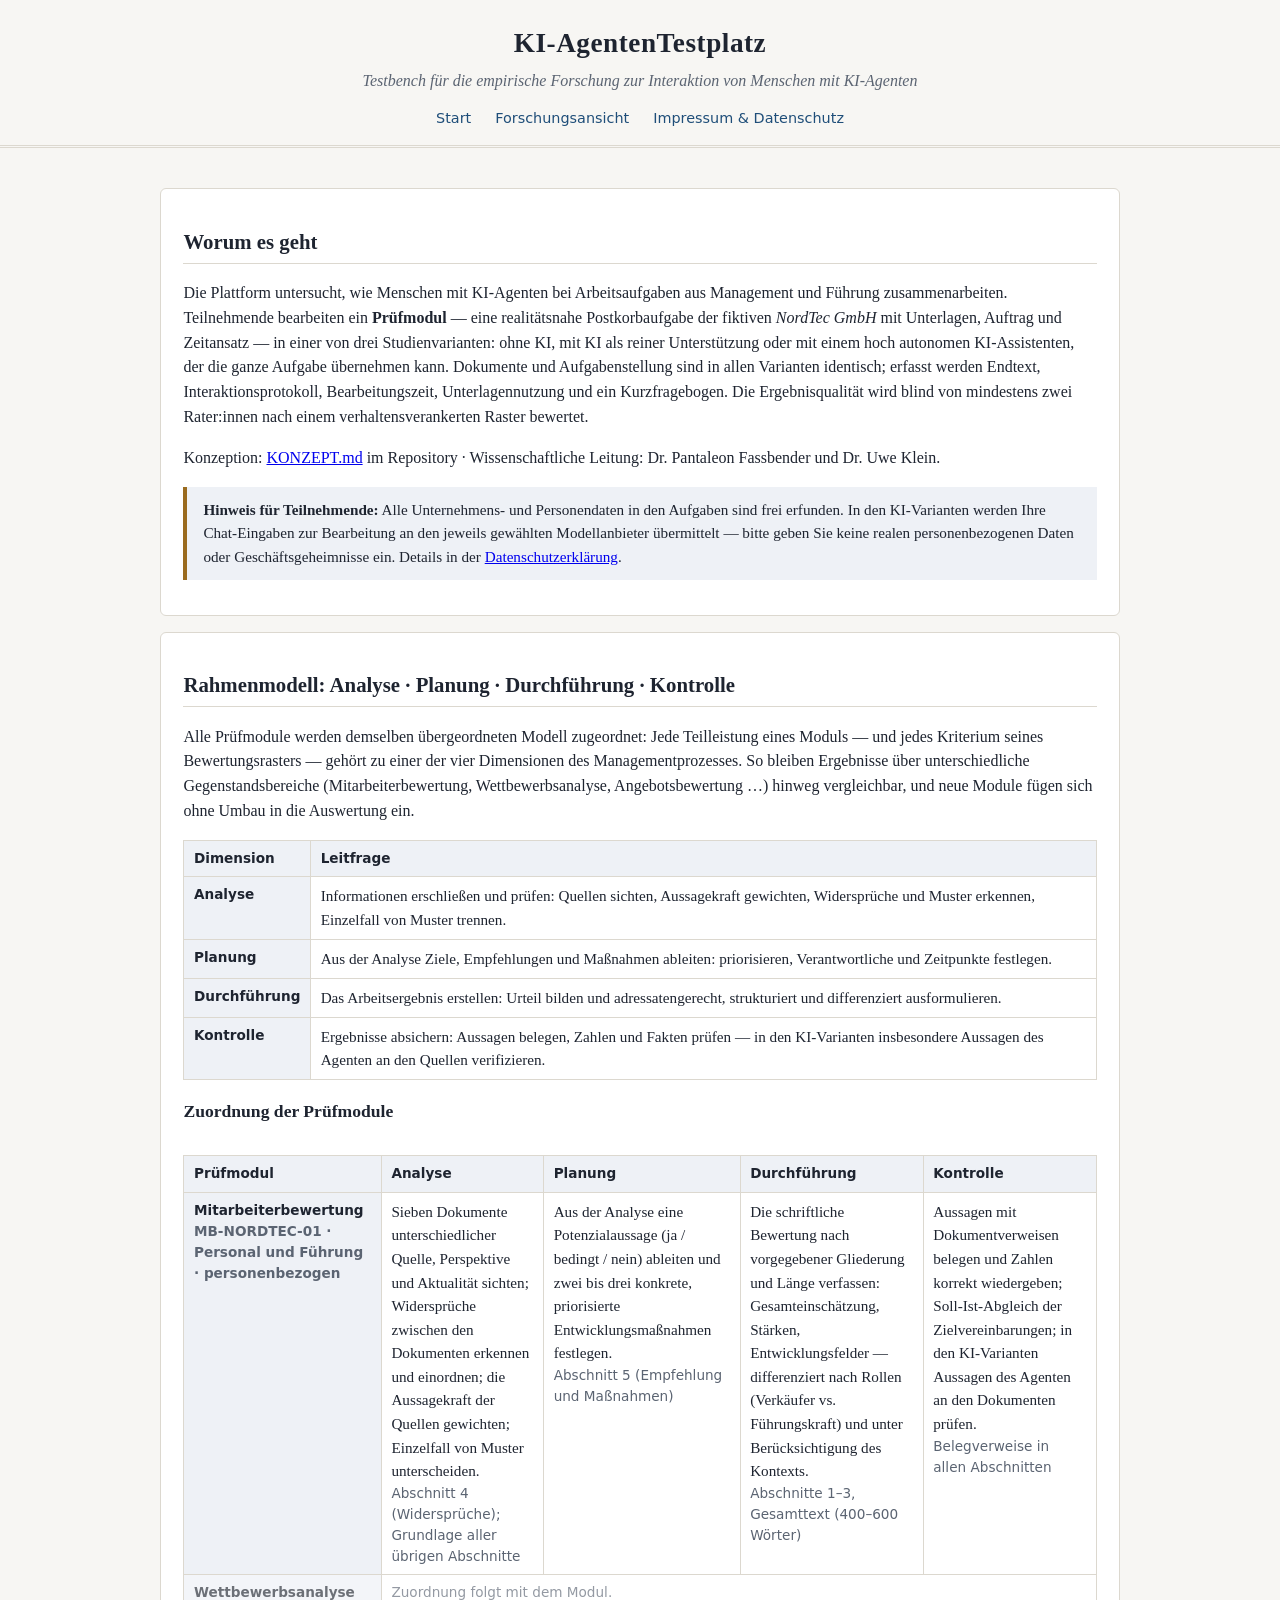
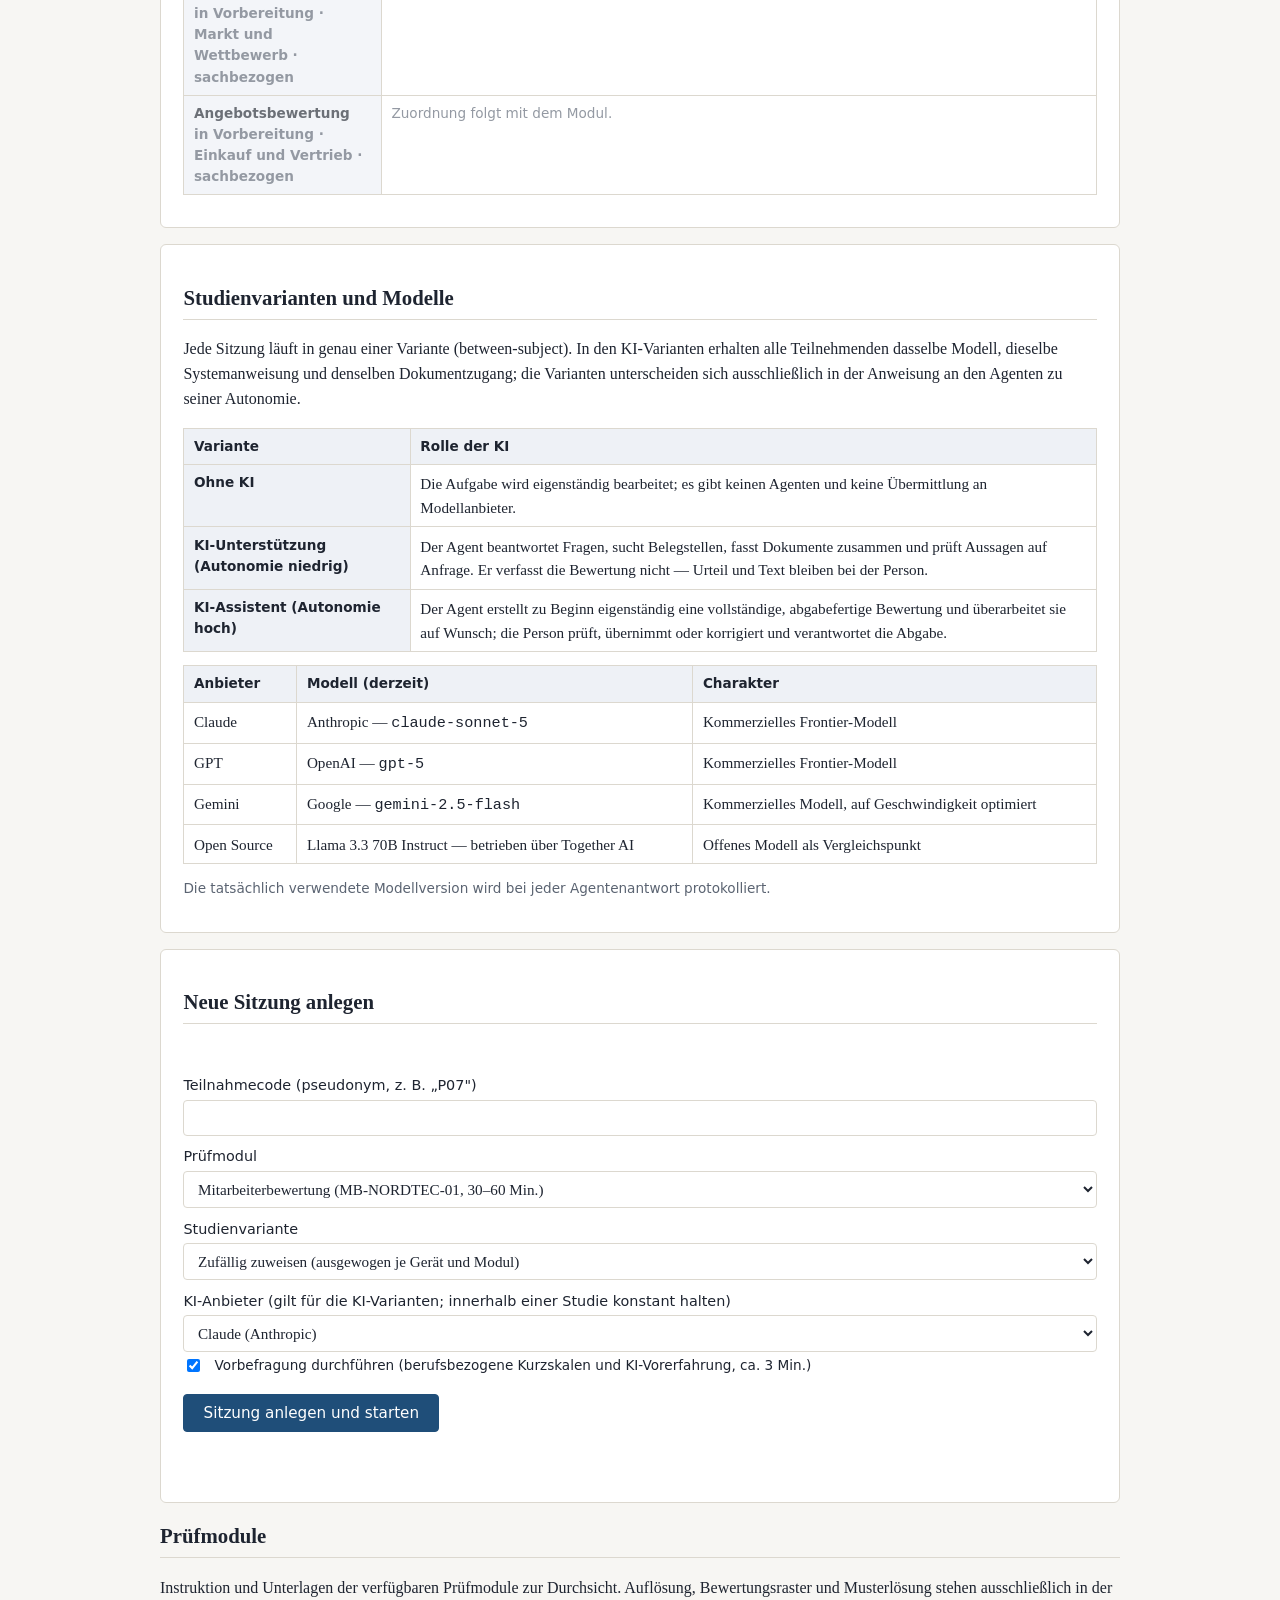
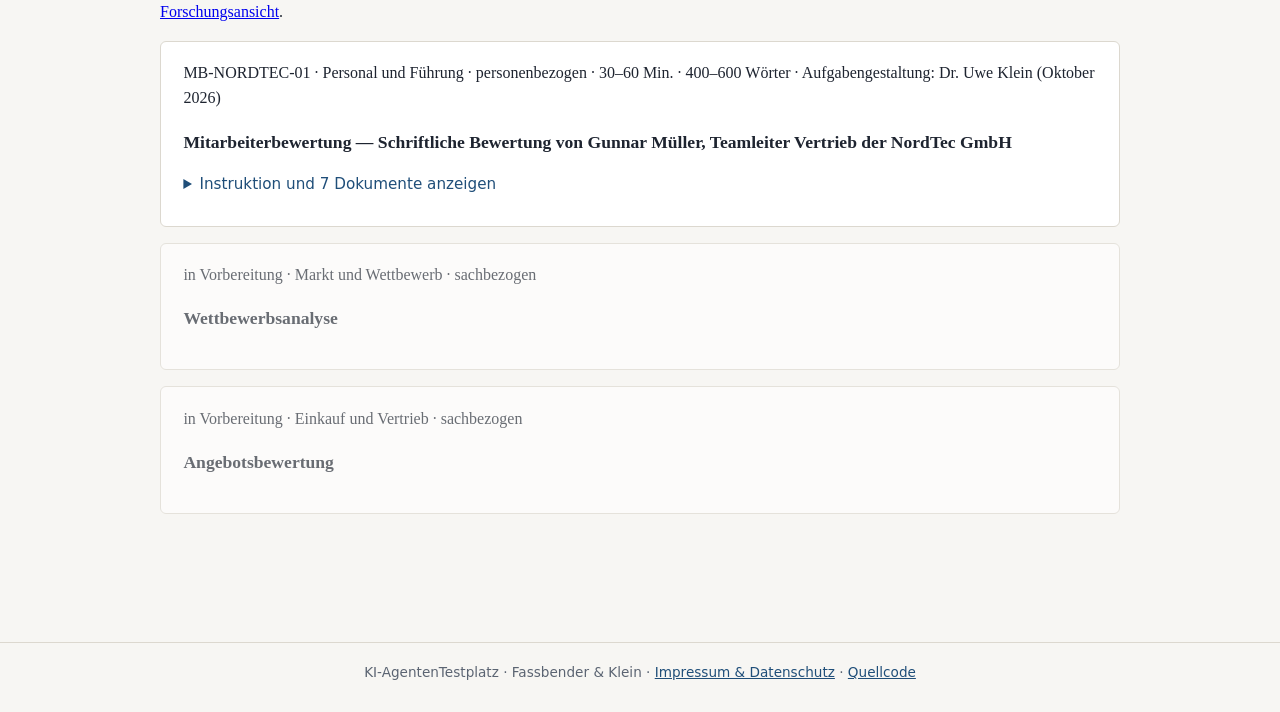
<file: index.html>
<!DOCTYPE html>
<html lang="de">
<head>
  <meta charset="utf-8">
  <meta name="viewport" content="width=device-width, initial-scale=1">
  <title>KI-AgentenTestplatz — Testbench zur Mensch-KI-Agenten-Interaktion</title>
  <meta name="description" content="Modulare Testbench für die empirische Forschung zur Zusammenarbeit von Menschen mit KI-Agenten (Claude, GPT, Gemini, Open Source).">
  <link rel="stylesheet" href="css/style.css">
</head>
<body>
  <header class="site">
    <h1>KI-AgentenTestplatz</h1>
    <div class="untertitel">Testbench für die empirische Forschung zur Interaktion von Menschen mit KI-Agenten</div>
    <nav class="haupt">
      <a href="index.html">Start</a>
      <a href="admin.html">Forschungsansicht</a>
      <a href="legal.html">Impressum &amp; Datenschutz</a>
    </nav>
  </header>

  <main>
    <section class="panel">
      <h2>Worum es geht</h2>
      <p>
        Die Plattform untersucht, wie Menschen mit KI-Agenten bei Arbeitsaufgaben aus
        Management und Führung zusammenarbeiten. Teilnehmende bearbeiten ein
        <strong>Prüfmodul</strong> — eine realitätsnahe Postkorbaufgabe der fiktiven
        <em>NordTec GmbH</em> mit Unterlagen, Auftrag und Zeitansatz — in einer von drei
        Studienvarianten: ohne KI, mit KI als reiner Unterstützung oder mit einem hoch autonomen
        KI-Assistenten, der die ganze Aufgabe übernehmen kann. Dokumente und Aufgabenstellung
        sind in allen Varianten identisch; erfasst werden Endtext, Interaktionsprotokoll,
        Bearbeitungszeit, Unterlagennutzung und ein Kurzfragebogen. Die Ergebnisqualität wird
        blind von mindestens zwei Rater:innen nach einem verhaltensverankerten Raster bewertet.
      </p>
      <p>
        Konzeption: <a href="KONZEPT.md">KONZEPT.md</a> im Repository ·
        Wissenschaftliche Leitung: Dr.&nbsp;Pantaleon&nbsp;Fassbender und Dr.&nbsp;Uwe&nbsp;Klein.
      </p>
      <div class="hinweis warnung">
        <strong>Hinweis für Teilnehmende:</strong> Alle Unternehmens- und Personendaten in
        den Aufgaben sind frei erfunden. In den KI-Varianten werden Ihre Chat-Eingaben zur
        Bearbeitung an den jeweils gewählten Modellanbieter übermittelt — bitte geben Sie keine
        realen personenbezogenen Daten oder Geschäftsgeheimnisse ein. Details in der
        <a href="legal.html">Datenschutzerklärung</a>.
      </div>
    </section>

    <section class="panel">
      <h2>Rahmenmodell: Analyse · Planung · Durchführung · Kontrolle</h2>
      <p>Alle Prüfmodule werden demselben übergeordneten Modell zugeordnet: Jede Teilleistung
        eines Moduls — und jedes Kriterium seines Bewertungsrasters — gehört zu einer der vier
        Dimensionen des Managementprozesses. So bleiben Ergebnisse über unterschiedliche
        Gegenstandsbereiche (Mitarbeiterbewertung, Wettbewerbsanalyse, Angebotsbewertung …)
        hinweg vergleichbar, und neue Module fügen sich ohne Umbau in die Auswertung ein.</p>
      <table id="dimTabelle">
        <thead><tr><th>Dimension</th><th>Leitfrage</th></tr></thead>
        <tbody></tbody>
      </table>
      <h3>Zuordnung der Prüfmodule</h3>
      <div class="tabelle-scroll">
        <table id="matrix"></table>
      </div>
    </section>

    <section class="panel">
      <h2>Studienvarianten und Modelle</h2>
      <p>Jede Sitzung läuft in genau einer Variante (between-subject). In den KI-Varianten
        erhalten alle Teilnehmenden dasselbe Modell, dieselbe Systemanweisung und denselben
        Dokumentzugang; die Varianten unterscheiden sich ausschließlich in der Anweisung an den
        Agenten zu seiner Autonomie.</p>
      <table id="variantenTabelle">
        <thead><tr><th>Variante</th><th>Rolle der KI</th></tr></thead>
        <tbody></tbody>
      </table>
      <table>
        <thead><tr><th>Anbieter</th><th>Modell (derzeit)</th><th>Charakter</th></tr></thead>
        <tbody>
          <tr><td>Claude</td><td>Anthropic — <code>claude-sonnet-5</code></td><td>Kommerzielles Frontier-Modell</td></tr>
          <tr><td>GPT</td><td>OpenAI — <code>gpt-5</code></td><td>Kommerzielles Frontier-Modell</td></tr>
          <tr><td>Gemini</td><td>Google — <code>gemini-2.5-flash</code></td><td>Kommerzielles Modell, auf Geschwindigkeit optimiert</td></tr>
          <tr><td>Open Source</td><td>Llama&nbsp;3.3&nbsp;70B Instruct — betrieben über Together&nbsp;AI</td><td>Offenes Modell als Vergleichspunkt</td></tr>
        </tbody>
      </table>
      <p class="status">Die tatsächlich verwendete Modellversion wird bei jeder Agentenantwort protokolliert.</p>
    </section>

    <section class="panel">
      <h2>Neue Sitzung anlegen</h2>
      <p class="status" id="speicherStatus"></p>
      <form id="setupForm">
        <label for="code">Teilnahmecode (pseudonym, z.&nbsp;B. „P07")</label>
        <input type="text" id="code" maxlength="24" autocomplete="off" required>

        <label for="modul">Prüfmodul</label>
        <select id="modul"></select>

        <label for="variante">Studienvariante</label>
        <select id="variante"></select>

        <label for="provider">KI-Anbieter (gilt für die KI-Varianten; innerhalb einer Studie konstant halten)</label>
        <select id="provider">
          <option value="anthropic">Claude (Anthropic)</option>
          <option value="openai">GPT (OpenAI)</option>
          <option value="gemini">Gemini (Google)</option>
          <option value="opensource">Open-Source-Modell (vom Betreiber konfigurierter Endpunkt)</option>
        </select>

        <label class="likert"><input type="checkbox" id="vorbefragung" checked>
          Vorbefragung durchführen (berufsbezogene Kurzskalen und KI-Vorerfahrung, ca. 3&nbsp;Min.)</label>

        <button type="submit">Sitzung anlegen und starten</button>
      </form>
      <p class="status" id="setupStatus"></p>
    </section>

    <section>
      <h2>Prüfmodule</h2>
      <p>Instruktion und Unterlagen der verfügbaren Prüfmodule zur Durchsicht. Auflösung,
        Bewertungsraster und Musterlösung stehen ausschließlich in der
        <a href="admin.html">Forschungsansicht</a>.</p>
      <div id="modulListe"></div>
    </section>
  </main>

  <footer class="site">
    KI-AgentenTestplatz · Fassbender &amp; Klein ·
    <a href="legal.html">Impressum &amp; Datenschutz</a> ·
    <a href="https://github.com/pantaleonfassbender-coder/KI-AgentenTestplatz">Quellcode</a>
  </footer>

  <script src="js/platform.js"></script>
  <script src="js/modules/mitarbeiterbewertung.js"></script>
  <script src="js/store.js"></script>
  <script src="js/session.js"></script>
  <script src="js/surveys.js"></script>
  <script src="js/index-page.js"></script>
</body>
</html>
</file>
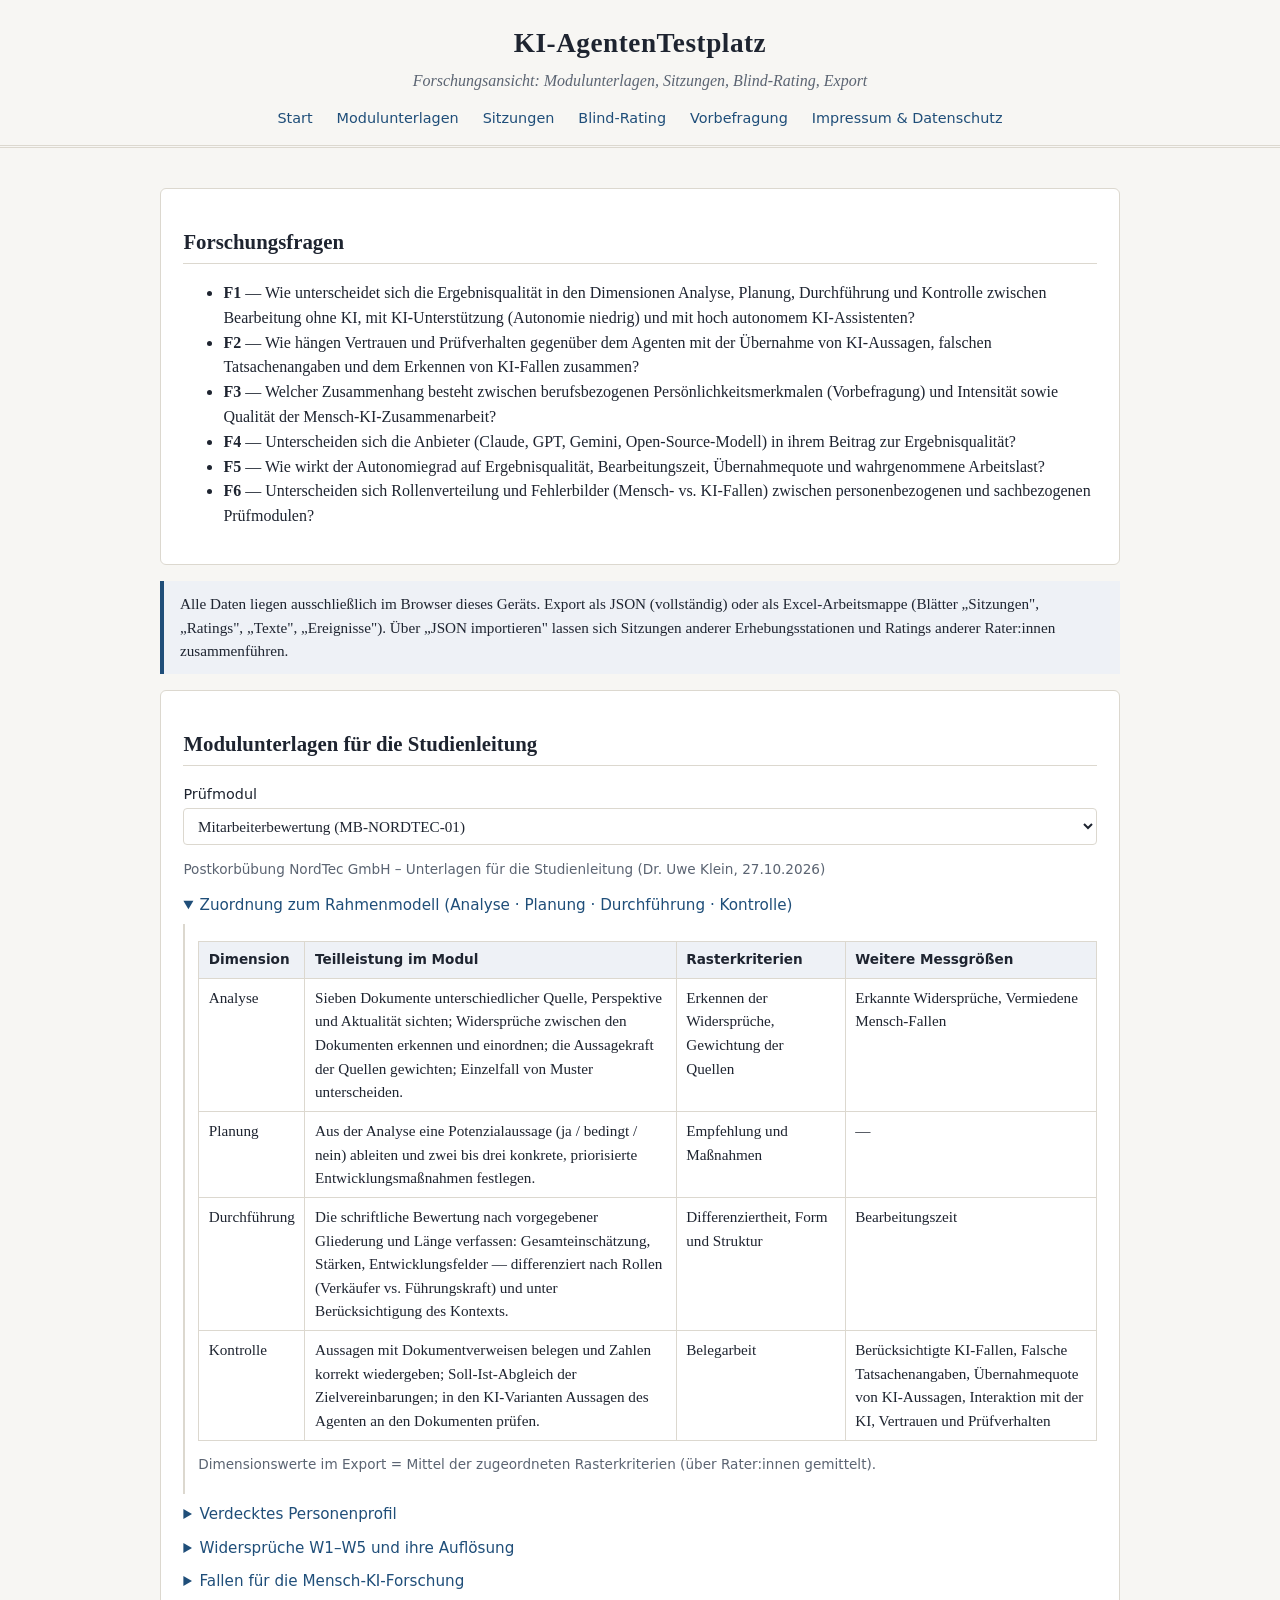
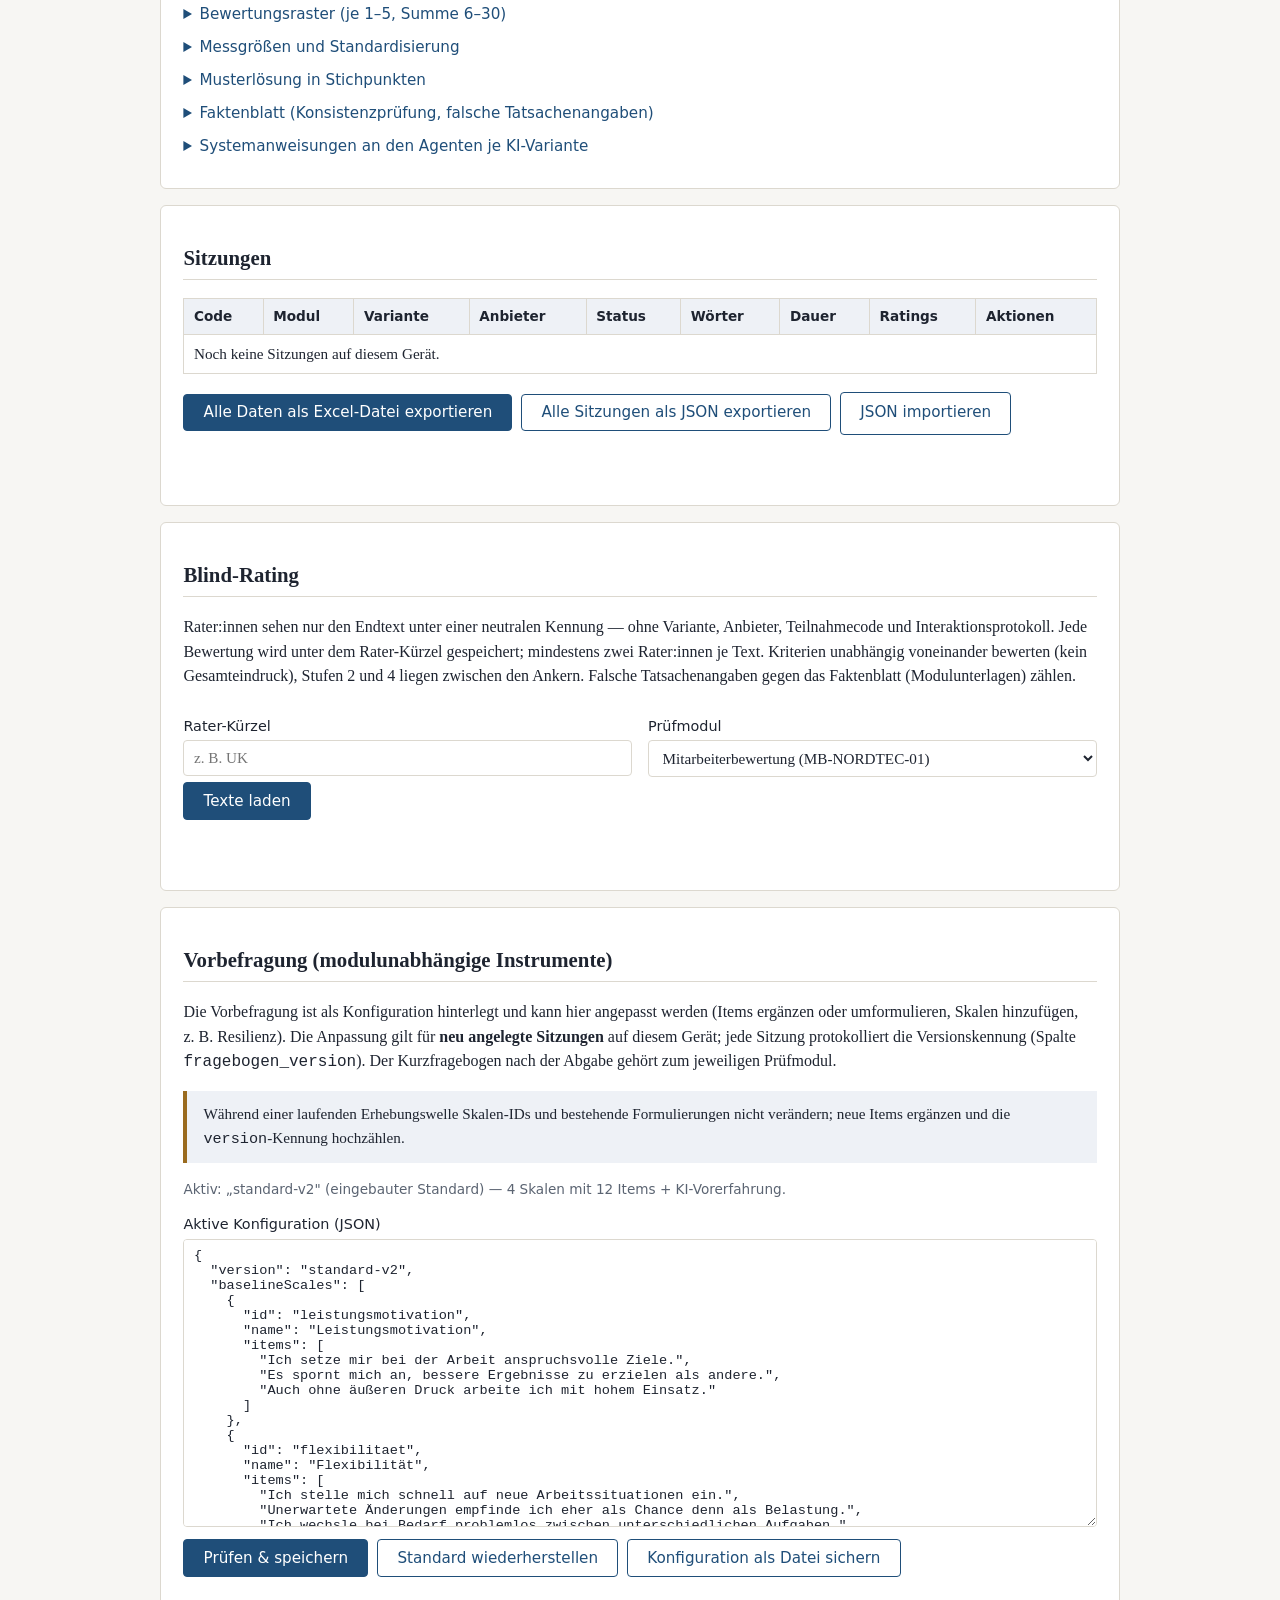
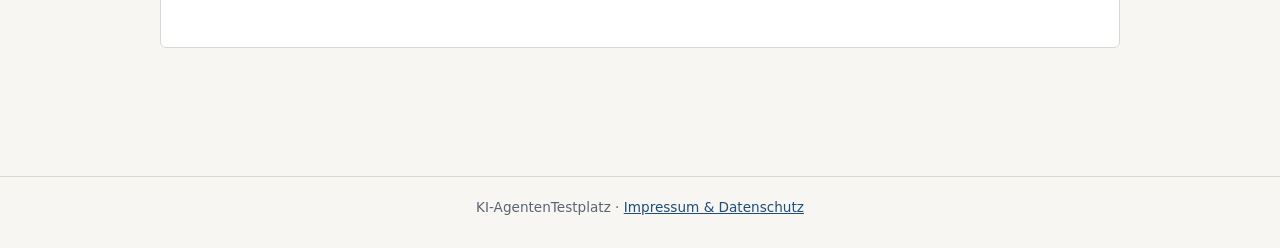
<file: admin.html>
<!DOCTYPE html>
<html lang="de">
<head>
  <meta charset="utf-8">
  <meta name="viewport" content="width=device-width, initial-scale=1">
  <title>Forschungsansicht — KI-AgentenTestplatz</title>
  <link rel="stylesheet" href="css/style.css">
</head>
<body>
  <header class="site">
    <h1>KI-AgentenTestplatz</h1>
    <div class="untertitel">Forschungsansicht: Modulunterlagen, Sitzungen, Blind-Rating, Export</div>
    <nav class="haupt">
      <a href="index.html">Start</a>
      <a href="#unterlagen">Modulunterlagen</a>
      <a href="#sitzungen">Sitzungen</a>
      <a href="#rating">Blind-Rating</a>
      <a href="#fragebogen">Vorbefragung</a>
      <a href="legal.html">Impressum &amp; Datenschutz</a>
    </nav>
  </header>

  <main>
    <section class="panel">
      <h2>Forschungsfragen</h2>
      <ul>
        <li><strong>F1</strong> — Wie unterscheidet sich die Ergebnisqualität in den Dimensionen
          Analyse, Planung, Durchführung und Kontrolle zwischen Bearbeitung ohne KI, mit
          KI-Unterstützung (Autonomie niedrig) und mit hoch autonomem KI-Assistenten?</li>
        <li><strong>F2</strong> — Wie hängen Vertrauen und Prüfverhalten gegenüber dem Agenten mit
          der Übernahme von KI-Aussagen, falschen Tatsachenangaben und dem Erkennen von
          KI-Fallen zusammen?</li>
        <li><strong>F3</strong> — Welcher Zusammenhang besteht zwischen berufsbezogenen
          Persönlichkeitsmerkmalen (Vorbefragung) und Intensität sowie Qualität der
          Mensch-KI-Zusammenarbeit?</li>
        <li><strong>F4</strong> — Unterscheiden sich die Anbieter (Claude, GPT, Gemini,
          Open-Source-Modell) in ihrem Beitrag zur Ergebnisqualität?</li>
        <li><strong>F5</strong> — Wie wirkt der Autonomiegrad auf Ergebnisqualität,
          Bearbeitungszeit, Übernahmequote und wahrgenommene Arbeitslast?</li>
        <li><strong>F6</strong> — Unterscheiden sich Rollenverteilung und Fehlerbilder (Mensch-
          vs. KI-Fallen) zwischen personenbezogenen und sachbezogenen Prüfmodulen?</li>
      </ul>
    </section>

    <div class="hinweis">
      Alle Daten liegen ausschließlich im Browser dieses Geräts. Export als JSON (vollständig)
      oder als Excel-Arbeitsmappe (Blätter „Sitzungen", „Ratings", „Texte", „Ereignisse").
      Über „JSON importieren" lassen sich Sitzungen anderer Erhebungsstationen und Ratings
      anderer Rater:innen zusammenführen.
    </div>

    <section class="panel" id="unterlagen">
      <h2>Modulunterlagen für die Studienleitung</h2>
      <label for="ulModul">Prüfmodul</label>
      <select id="ulModul"></select>
      <div id="ulInhalt"></div>
    </section>

    <section class="panel" id="sitzungen">
      <h2>Sitzungen</h2>
      <table id="sessionTabelle">
        <thead>
          <tr><th>Code</th><th>Modul</th><th>Variante</th><th>Anbieter</th><th>Status</th><th>Wörter</th><th>Dauer</th><th>Ratings</th><th>Aktionen</th></tr>
        </thead>
        <tbody></tbody>
      </table>
      <button id="btnExportAllXlsx">Alle Daten als Excel-Datei exportieren</button>
      <button id="btnExportAllJson" class="sekundaer">Alle Sitzungen als JSON exportieren</button>
      <label class="datei-knopf sekundaer">JSON importieren
        <input type="file" id="importDatei" accept="application/json,.json"></label>
      <button id="btnLegacy" class="sekundaer verborgen">Altdaten (Rundenfassung E1–E6) sichern</button>
      <p class="status" id="listStatus"></p>
    </section>

    <section id="detail" class="verborgen">
      <h2 id="detailTitel"></h2>
      <div id="detailInhalt"></div>
    </section>

    <section class="panel" id="rating">
      <h2>Blind-Rating</h2>
      <p>Rater:innen sehen nur den Endtext unter einer neutralen Kennung — ohne Variante,
        Anbieter, Teilnahmecode und Interaktionsprotokoll. Jede Bewertung wird unter dem
        Rater-Kürzel gespeichert; mindestens zwei Rater:innen je Text. Kriterien unabhängig
        voneinander bewerten (kein Gesamteindruck), Stufen 2 und 4 liegen zwischen den Ankern.
        Falsche Tatsachenangaben gegen das Faktenblatt (Modulunterlagen) zählen.</p>
      <div class="zeile">
        <div>
          <label for="raterKuerzel">Rater-Kürzel</label>
          <input type="text" id="raterKuerzel" maxlength="12" autocomplete="off" placeholder="z. B. UK">
        </div>
        <div>
          <label for="ratingModul">Prüfmodul</label>
          <select id="ratingModul"></select>
        </div>
      </div>
      <button id="btnRatingStart">Texte laden</button>
      <p class="status" id="ratingStatus"></p>
      <div id="ratingListe"></div>
      <div id="ratingForm"></div>
    </section>

    <section class="panel" id="fragebogen">
      <h2>Vorbefragung (modulunabhängige Instrumente)</h2>
      <p>Die Vorbefragung ist als Konfiguration hinterlegt und kann hier angepasst werden
        (Items ergänzen oder umformulieren, Skalen hinzufügen, z.&nbsp;B. Resilienz). Die
        Anpassung gilt für <strong>neu angelegte Sitzungen</strong> auf diesem Gerät; jede
        Sitzung protokolliert die Versionskennung (Spalte <code>fragebogen_version</code>).
        Der Kurzfragebogen nach der Abgabe gehört zum jeweiligen Prüfmodul.</p>
      <div class="hinweis warnung">
        Während einer laufenden Erhebungswelle Skalen-IDs und bestehende Formulierungen nicht
        verändern; neue Items ergänzen und die <code>version</code>-Kennung hochzählen.
      </div>
      <p class="status" id="surveysStatusZeile"></p>
      <label for="surveysEditor">Aktive Konfiguration (JSON)</label>
      <textarea id="surveysEditor" spellcheck="false"></textarea>
      <button id="btnSurveysSave">Prüfen &amp; speichern</button>
      <button id="btnSurveysReset" class="sekundaer">Standard wiederherstellen</button>
      <button id="btnSurveysExport" class="sekundaer">Konfiguration als Datei sichern</button>
      <p class="status" id="surveysStatus"></p>
    </section>
  </main>

  <footer class="site">
    KI-AgentenTestplatz · <a href="legal.html">Impressum &amp; Datenschutz</a>
  </footer>

  <script src="js/platform.js"></script>
  <script src="js/modules/mitarbeiterbewertung.js"></script>
  <script src="js/modules/mitarbeiterbewertung.studienleitung.js"></script>
  <script src="js/store.js"></script>
  <script src="js/session.js"></script>
  <script src="js/metrics.js"></script>
  <script src="js/surveys.js"></script>
  <script src="js/xlsx-export.js"></script>
  <script src="js/admin.js"></script>
</body>
</html>
</file>
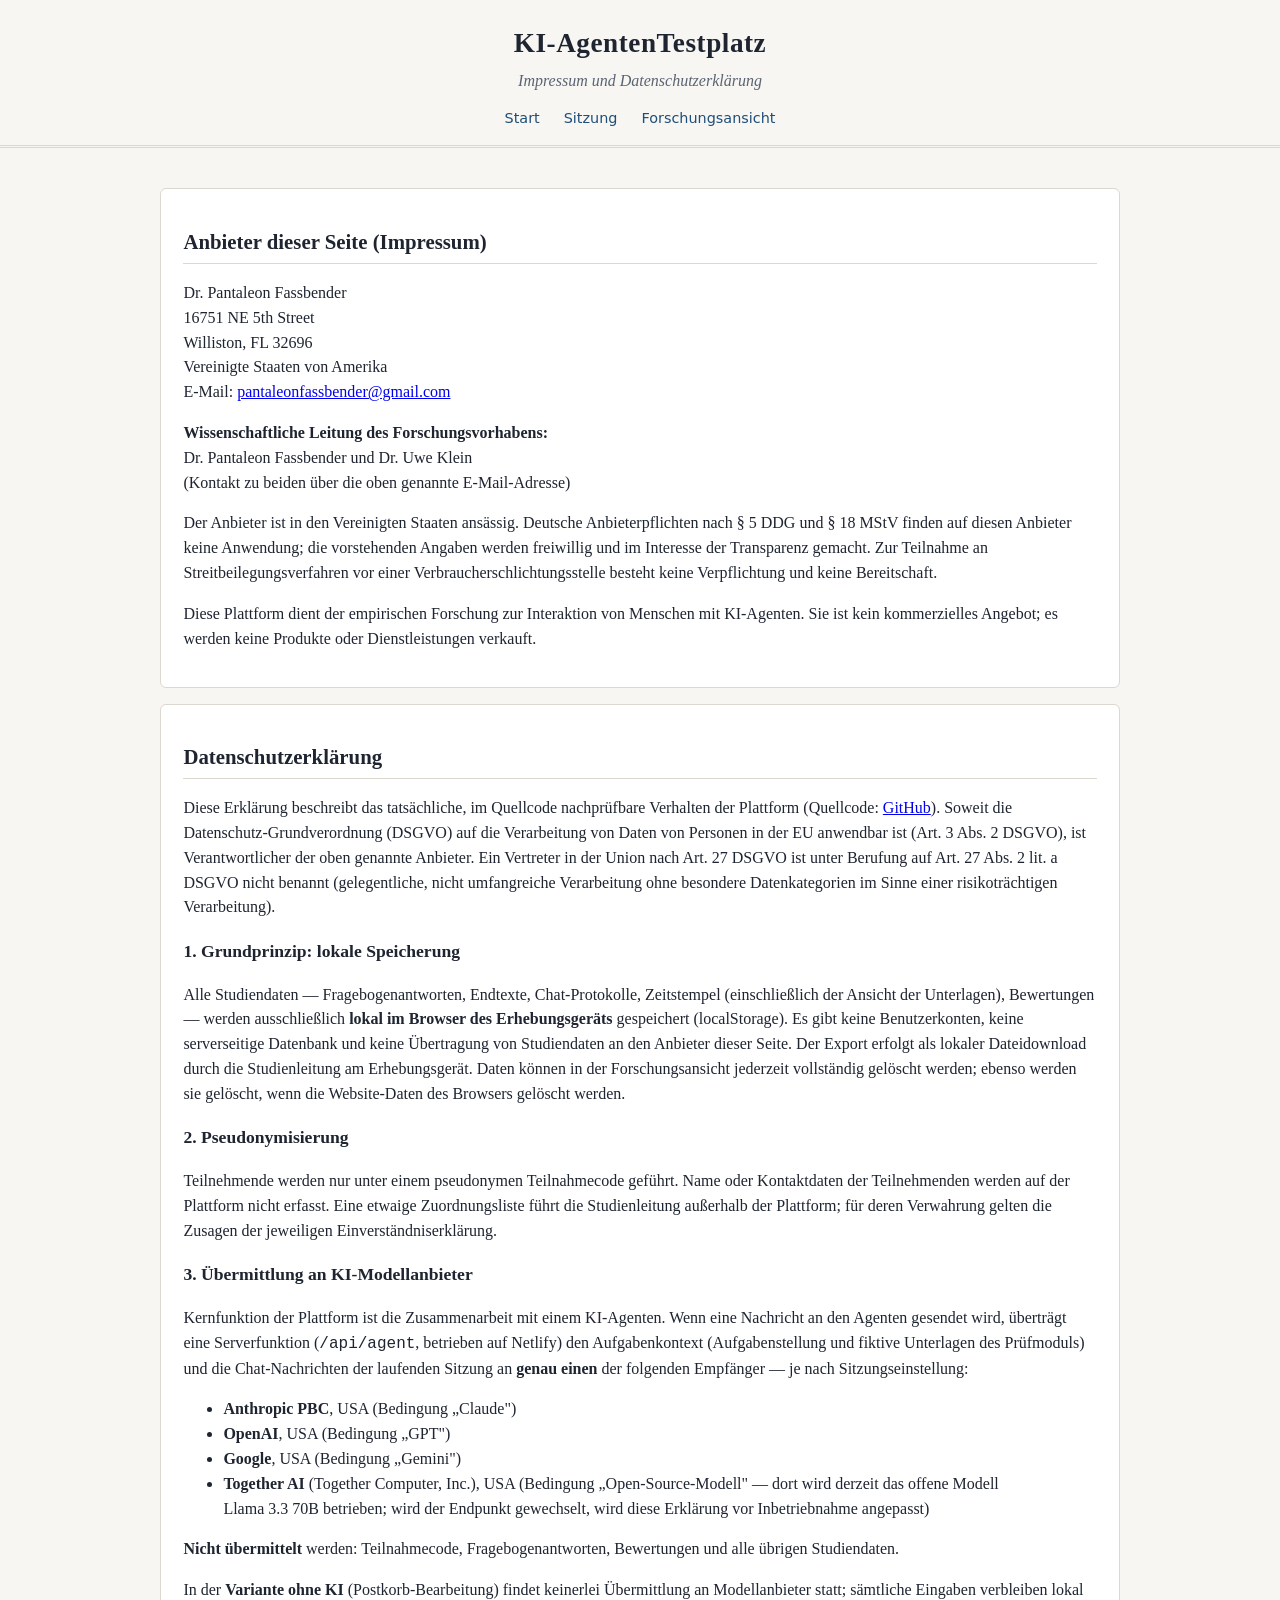
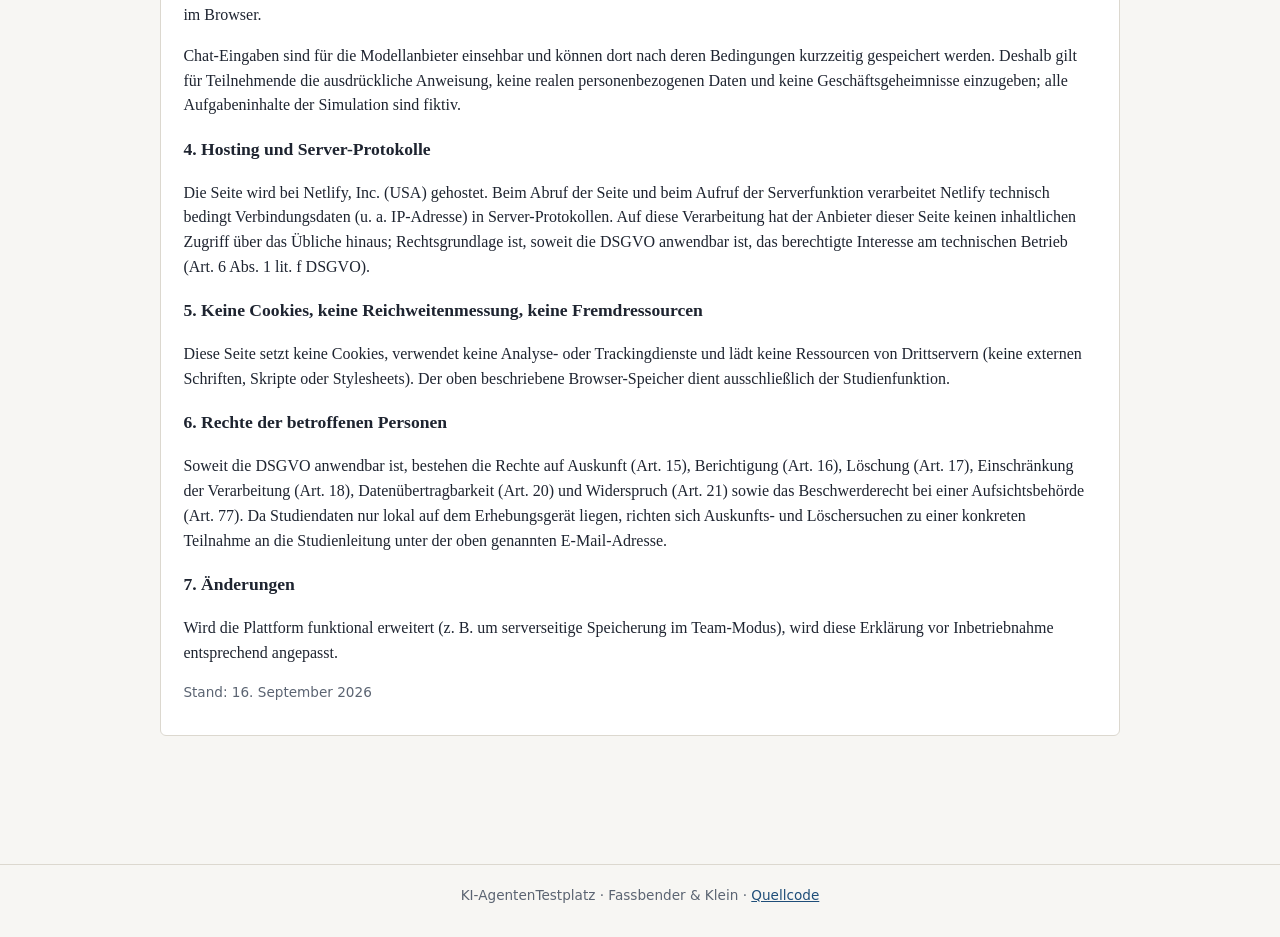
<file: legal.html>
<!DOCTYPE html>
<html lang="de">
<head>
  <meta charset="utf-8">
  <meta name="viewport" content="width=device-width, initial-scale=1">
  <title>Impressum &amp; Datenschutz — KI-AgentenTestplatz</title>
  <link rel="stylesheet" href="css/style.css">
</head>
<body>
  <header class="site">
    <h1>KI-AgentenTestplatz</h1>
    <div class="untertitel">Impressum und Datenschutzerklärung</div>
    <nav class="haupt">
      <a href="index.html">Start</a>
      <a href="study.html">Sitzung</a>
      <a href="admin.html">Forschungsansicht</a>
    </nav>
  </header>

  <main>
    <section class="panel">
      <h2>Anbieter dieser Seite (Impressum)</h2>
      <p>
        Dr. Pantaleon Fassbender<br>
        16751 NE 5th Street<br>
        Williston, FL 32696<br>
        Vereinigte Staaten von Amerika<br>
        E-Mail: <a href="mailto:pantaleonfassbender@gmail.com">pantaleonfassbender@gmail.com</a>
      </p>
      <p>
        <strong>Wissenschaftliche Leitung des Forschungsvorhabens:</strong><br>
        Dr. Pantaleon Fassbender und Dr. Uwe Klein<br>
        (Kontakt zu beiden über die oben genannte E-Mail-Adresse)
      </p>
      <p>
        Der Anbieter ist in den Vereinigten Staaten ansässig. Deutsche Anbieterpflichten
        nach § 5 DDG und § 18 MStV finden auf diesen Anbieter keine Anwendung; die
        vorstehenden Angaben werden freiwillig und im Interesse der Transparenz gemacht.
        Zur Teilnahme an Streitbeilegungsverfahren vor einer
        Verbraucherschlichtungsstelle besteht keine Verpflichtung und keine Bereitschaft.
      </p>
      <p>
        Diese Plattform dient der empirischen Forschung zur Interaktion von Menschen mit
        KI-Agenten. Sie ist kein kommerzielles Angebot; es werden keine Produkte oder
        Dienstleistungen verkauft.
      </p>
    </section>

    <section class="panel">
      <h2>Datenschutzerklärung</h2>
      <p>
        Diese Erklärung beschreibt das tatsächliche, im Quellcode nachprüfbare Verhalten
        der Plattform (Quellcode:
        <a href="https://github.com/pantaleonfassbender-coder/KI-AgentenTestplatz">GitHub</a>).
        Soweit die Datenschutz-Grundverordnung (DSGVO) auf die Verarbeitung von Daten von
        Personen in der EU anwendbar ist (Art.&nbsp;3 Abs.&nbsp;2 DSGVO), ist Verantwortlicher
        der oben genannte Anbieter. Ein Vertreter in der Union nach Art.&nbsp;27 DSGVO ist
        unter Berufung auf Art.&nbsp;27 Abs.&nbsp;2 lit.&nbsp;a DSGVO nicht benannt
        (gelegentliche, nicht umfangreiche Verarbeitung ohne besondere Datenkategorien im
        Sinne einer risikoträchtigen Verarbeitung).
      </p>

      <h3>1. Grundprinzip: lokale Speicherung</h3>
      <p>
        Alle Studiendaten — Fragebogenantworten, Endtexte, Chat-Protokolle,
        Zeitstempel (einschließlich der Ansicht der Unterlagen), Bewertungen — werden ausschließlich <strong>lokal im Browser des
        Erhebungsgeräts</strong> gespeichert (localStorage). Es gibt keine Benutzerkonten,
        keine serverseitige Datenbank und keine Übertragung von Studiendaten an den
        Anbieter dieser Seite. Der Export erfolgt als lokaler Dateidownload durch die
        Studienleitung am Erhebungsgerät. Daten können in der Forschungsansicht jederzeit
        vollständig gelöscht werden; ebenso werden sie gelöscht, wenn die Website-Daten
        des Browsers gelöscht werden.
      </p>

      <h3>2. Pseudonymisierung</h3>
      <p>
        Teilnehmende werden nur unter einem pseudonymen Teilnahmecode geführt. Name oder
        Kontaktdaten der Teilnehmenden werden auf der Plattform nicht erfasst. Eine
        etwaige Zuordnungsliste führt die Studienleitung außerhalb der Plattform; für
        deren Verwahrung gelten die Zusagen der jeweiligen Einverständniserklärung.
      </p>

      <h3>3. Übermittlung an KI-Modellanbieter</h3>
      <p>
        Kernfunktion der Plattform ist die Zusammenarbeit mit einem KI-Agenten. Wenn eine
        Nachricht an den Agenten gesendet wird, überträgt eine Serverfunktion
        (<code>/api/agent</code>, betrieben auf Netlify) den Aufgabenkontext (Aufgabenstellung
        und fiktive Unterlagen des Prüfmoduls) und die Chat-Nachrichten der laufenden
        Sitzung an <strong>genau einen</strong> der folgenden
        Empfänger — je nach Sitzungseinstellung:
      </p>
      <ul>
        <li><strong>Anthropic PBC</strong>, USA (Bedingung „Claude")</li>
        <li><strong>OpenAI</strong>, USA (Bedingung „GPT")</li>
        <li><strong>Google</strong>, USA (Bedingung „Gemini")</li>
        <li><strong>Together AI</strong> (Together Computer, Inc.), USA (Bedingung
          „Open-Source-Modell" — dort wird derzeit das offene Modell Llama&nbsp;3.3&nbsp;70B
          betrieben; wird der Endpunkt gewechselt, wird diese Erklärung vor Inbetriebnahme
          angepasst)</li>
      </ul>
      <p>
        <strong>Nicht übermittelt</strong> werden: Teilnahmecode, Fragebogenantworten,
        Bewertungen und alle übrigen Studiendaten.
      </p>
      <p>
        In der <strong>Variante ohne KI</strong> (Postkorb-Bearbeitung) findet
        keinerlei Übermittlung an Modellanbieter statt; sämtliche Eingaben verbleiben
        lokal im Browser.
      </p>
      <p>
        Chat-Eingaben sind für die Modellanbieter einsehbar und können dort nach deren
        Bedingungen kurzzeitig gespeichert werden. Deshalb gilt für Teilnehmende die
        ausdrückliche Anweisung, keine realen personenbezogenen Daten und keine
        Geschäftsgeheimnisse einzugeben; alle Aufgabeninhalte der Simulation sind fiktiv.
      </p>

      <h3>4. Hosting und Server-Protokolle</h3>
      <p>
        Die Seite wird bei Netlify, Inc. (USA) gehostet. Beim Abruf der Seite und beim
        Aufruf der Serverfunktion verarbeitet Netlify technisch bedingt Verbindungsdaten
        (u.&nbsp;a. IP-Adresse) in Server-Protokollen. Auf diese Verarbeitung hat der
        Anbieter dieser Seite keinen inhaltlichen Zugriff über das Übliche hinaus;
        Rechtsgrundlage ist, soweit die DSGVO anwendbar ist, das berechtigte Interesse am
        technischen Betrieb (Art.&nbsp;6 Abs.&nbsp;1 lit.&nbsp;f DSGVO).
      </p>

      <h3>5. Keine Cookies, keine Reichweitenmessung, keine Fremdressourcen</h3>
      <p>
        Diese Seite setzt keine Cookies, verwendet keine Analyse- oder Trackingdienste
        und lädt keine Ressourcen von Drittservern (keine externen Schriften, Skripte
        oder Stylesheets). Der oben beschriebene Browser-Speicher dient ausschließlich
        der Studienfunktion.
      </p>

      <h3>6. Rechte der betroffenen Personen</h3>
      <p>
        Soweit die DSGVO anwendbar ist, bestehen die Rechte auf Auskunft (Art.&nbsp;15),
        Berichtigung (Art.&nbsp;16), Löschung (Art.&nbsp;17), Einschränkung der
        Verarbeitung (Art.&nbsp;18), Datenübertragbarkeit (Art.&nbsp;20) und Widerspruch
        (Art.&nbsp;21) sowie das Beschwerderecht bei einer Aufsichtsbehörde
        (Art.&nbsp;77). Da Studiendaten nur lokal auf dem Erhebungsgerät liegen, richten
        sich Auskunfts- und Löschersuchen zu einer konkreten Teilnahme an die
        Studienleitung unter der oben genannten E-Mail-Adresse.
      </p>

      <h3>7. Änderungen</h3>
      <p>
        Wird die Plattform funktional erweitert (z.&nbsp;B. um serverseitige Speicherung im
        Team-Modus), wird diese Erklärung vor Inbetriebnahme entsprechend angepasst.
      </p>

      <p class="status">Stand: 16. September 2026</p>
    </section>
  </main>

  <footer class="site">
    KI-AgentenTestplatz · Fassbender &amp; Klein ·
    <a href="https://github.com/pantaleonfassbender-coder/KI-AgentenTestplatz">Quellcode</a>
  </footer>
</body>
</html>
</file>
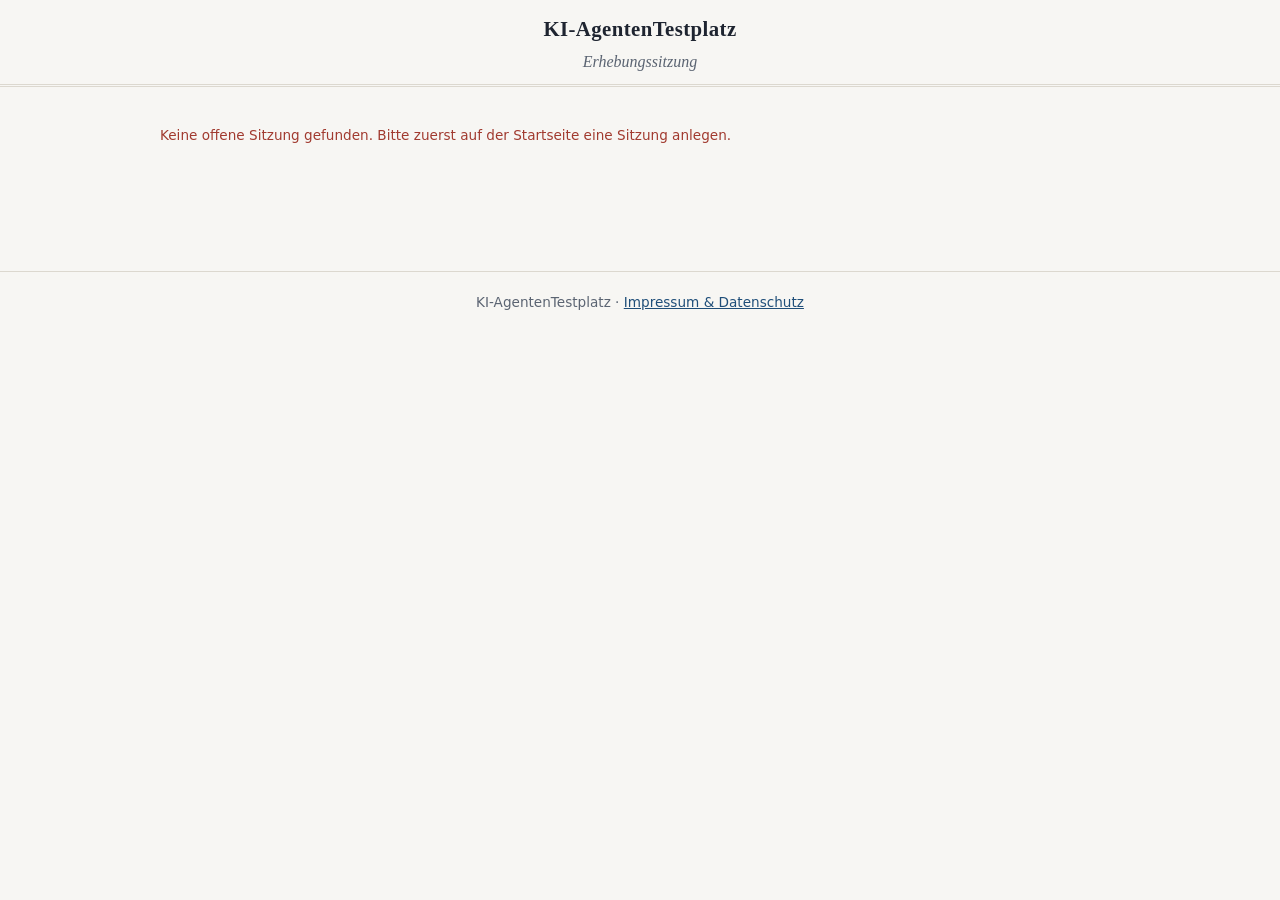
<file: study.html>
<!DOCTYPE html>
<html lang="de">
<head>
  <meta charset="utf-8">
  <meta name="viewport" content="width=device-width, initial-scale=1">
  <title>Sitzung — KI-AgentenTestplatz</title>
  <link rel="stylesheet" href="css/style.css">
</head>
<body>
  <header class="site kompakt">
    <h1>KI-AgentenTestplatz</h1>
    <div class="untertitel">Erhebungssitzung</div>
  </header>

  <main>
    <p class="status fehler" id="globalFehler"></p>

    <!-- Einverständnis -->
    <section id="viewConsent" class="panel verborgen">
      <h2>Teilnahmeinformation und Einverständnis</h2>
      <ul>
        <li>Sie bearbeiten eine Arbeitsaufgabe in einer <strong>fiktiven</strong> Organisation.
          Sämtliche Unternehmens- und Personendaten in den Unterlagen sind frei erfunden.</li>
        <li>Erfasst werden Ihre Texteingaben, gegebenenfalls Ihre Nachrichten an den KI-Assistenten
          und dessen Antworten, Zeitstempel (einschließlich der Ansicht der Unterlagen) sowie Ihre
          Fragebogenantworten. Die Daten werden unter einem pseudonymen Teilnahmecode
          <strong>ausschließlich lokal auf diesem Gerät</strong> gespeichert.</li>
        <li id="consentTransfer">Ihre Nachrichten an den KI-Assistenten werden zur Verarbeitung an
          den Modellanbieter dieser Sitzung übermittelt. Geben Sie daher keine realen
          personenbezogenen Daten und keine Geschäftsgeheimnisse ein.</li>
        <li>Die Teilnahme ist freiwillig; Sie können jederzeit ohne Angabe von Gründen abbrechen.</li>
      </ul>
      <label class="likert"><input type="checkbox" id="consentCheck">
        Ich habe die Informationen gelesen und bin mit der Teilnahme einverstanden.</label>
      <button id="btnConsent" disabled>Weiter</button>
    </section>

    <!-- Vorbefragung -->
    <section id="viewBaseline" class="panel verborgen">
      <h2>Vorbefragung</h2>
      <p>Bitte geben Sie an, wie sehr die folgenden Aussagen auf Sie zutreffen
        (1&nbsp;=&nbsp;trifft gar nicht zu, 7&nbsp;=&nbsp;trifft voll zu).</p>
      <form id="baselineForm"></form>
      <button id="btnBaseline">Vorbefragung abschließen</button>
      <p class="status" id="baselineStatus"></p>
    </section>

    <!-- Instruktion vor dem Start -->
    <section id="viewInstruktion" class="panel verborgen">
      <h2 id="instrTitel"></h2>
      <div id="instrInhalt"></div>
      <div class="hinweis" id="instrVariante"></div>
      <div class="hinweis warnung" id="instrZeit"></div>
      <button id="btnStart">Bearbeitung starten</button>
    </section>

    <!-- Bearbeitung -->
    <section id="viewArbeit" class="verborgen">
      <div class="arbeit-kopf">
        <div><strong id="arbeitTitel"></strong> <span class="status" id="arbeitMeta"></span></div>
        <div class="uhr" id="uhr" aria-live="polite"></div>
      </div>
      <div class="hinweis warnung verborgen" id="zeitHinweis">Die vorgesehene Bearbeitungszeit ist
        abgelaufen. Bitte schließen Sie Ihre Bewertung jetzt ab und geben Sie sie ab.</div>
      <div class="arbeit-raster">
        <div class="unterlagen panel">
          <div class="tabs" id="dokTabs" role="tablist"></div>
          <div class="dok-ansicht" id="dokAnsicht"></div>
        </div>
        <div class="werkbank">
          <div class="panel" id="chatPanel">
            <h3>KI-Assistent</h3>
            <div class="chatlog" id="chatlog"></div>
            <div class="chat-steuer">
              <textarea id="chatEingabe" placeholder="Nachricht an den KI-Assistenten … (Strg+Enter sendet)"></textarea>
              <button id="btnSenden">Senden</button>
            </div>
            <p class="status" id="chatStatus"></p>
          </div>
          <div class="panel">
            <h3 id="ergebnisLabel"></h3>
            <p class="status" id="ergebnisHinweis"></p>
            <textarea id="endtext" class="endtext"></textarea>
            <div class="wortzahl" id="wortzahl"></div>
            <button id="btnAbgeben">Endgültig abgeben</button>
            <p class="status" id="abgabeStatus"></p>
          </div>
        </div>
      </div>
    </section>

    <!-- Kurzfragebogen -->
    <section id="viewKurzbogen" class="panel verborgen">
      <h2>Kurzfragebogen</h2>
      <p id="kurzbogenSkala"></p>
      <form id="kurzbogenForm"></form>
      <button id="btnKurzbogen">Sitzung abschließen</button>
      <p class="status" id="kurzbogenStatus"></p>
    </section>

    <!-- Ende -->
    <section id="viewDone" class="panel verborgen">
      <h2>Vielen Dank!</h2>
      <p>Die Sitzung ist abgeschlossen. Ihre Angaben liegen lokal auf diesem Gerät und werden
        von der Studienleitung ausgewertet. Bitte geben Sie das Gerät an die Studienleitung zurück.</p>
    </section>
  </main>

  <footer class="site">
    KI-AgentenTestplatz · <a href="legal.html">Impressum &amp; Datenschutz</a>
  </footer>

  <script src="js/platform.js"></script>
  <script src="js/modules/mitarbeiterbewertung.js"></script>
  <script src="js/store.js"></script>
  <script src="js/session.js"></script>
  <script src="js/metrics.js"></script>
  <script src="js/api-client.js"></script>
  <script src="js/surveys.js"></script>
  <script src="js/study.js"></script>
</body>
</html>
</file>
<file: css/style.css>
/* KI-AgentenTestplatz — Gestaltung. Systemschriften, keine Fremdressourcen. */

:root {
  --bg: #f7f6f3;
  --panel: #ffffff;
  --ink: #1e2430;
  --muted: #5b6472;
  --line: #dcd8cf;
  --accent: #1f4e79;
  --accent-ink: #ffffff;
  --soft: #eef1f6;
  --good: #2e6e46;
  --warn: #9a6b1f;
  --bad: #a13a2f;
  --agent: #f0ede5;
  --human: #e3ecf5;
}

@media (prefers-color-scheme: dark) {
  :root {
    --bg: #16181d;
    --panel: #1f232b;
    --ink: #e8e6e1;
    --muted: #a3a89f;
    --line: #363b45;
    --accent: #7aa7d4;
    --accent-ink: #10141a;
    --soft: #262b34;
    --agent: #2a2e28;
    --human: #232c36;
  }
}

* { box-sizing: border-box; }

body {
  margin: 0;
  background: var(--bg);
  color: var(--ink);
  font-family: Georgia, "Times New Roman", serif;
  line-height: 1.55;
  font-size: 16px;
}

header.site {
  border-bottom: 3px double var(--line);
  padding: 1.4rem 1rem 1rem;
  text-align: center;
}

header.site h1 {
  margin: 0;
  font-size: 1.7rem;
  letter-spacing: 0.02em;
}

header.site .untertitel {
  color: var(--muted);
  font-style: italic;
  margin-top: 0.3rem;
}

nav.haupt {
  display: flex;
  justify-content: center;
  gap: 1.5rem;
  flex-wrap: wrap;
  margin-top: 0.8rem;
  font-family: system-ui, -apple-system, "Segoe UI", sans-serif;
  font-size: 0.9rem;
}

nav.haupt a { color: var(--accent); text-decoration: none; }
nav.haupt a:hover { text-decoration: underline; }

main {
  max-width: 62rem;
  margin: 0 auto;
  padding: 1.5rem 1rem 4rem;
}

h2 { font-size: 1.3rem; border-bottom: 1px solid var(--line); padding-bottom: 0.3rem; }
h3 { font-size: 1.1rem; }

.panel {
  background: var(--panel);
  border: 1px solid var(--line);
  border-radius: 6px;
  padding: 1.2rem 1.4rem;
  margin: 1rem 0;
}

.hinweis {
  background: var(--soft);
  border-left: 4px solid var(--accent);
  padding: 0.7rem 1rem;
  margin: 1rem 0;
  font-size: 0.95rem;
}

.warnung { border-left-color: var(--warn); }

table { border-collapse: collapse; width: 100%; margin: 0.8rem 0; }
th, td { border: 1px solid var(--line); padding: 0.45rem 0.6rem; text-align: left; vertical-align: top; }
th { background: var(--soft); font-family: system-ui, sans-serif; font-size: 0.85rem; }
td { font-size: 0.95rem; }

label { display: block; margin: 0.6rem 0 0.2rem; font-family: system-ui, sans-serif; font-size: 0.9rem; }

input[type="text"], input[type="number"], select, textarea {
  width: 100%;
  padding: 0.5rem 0.6rem;
  border: 1px solid var(--line);
  border-radius: 4px;
  background: var(--panel);
  color: var(--ink);
  font-family: inherit;
  font-size: 0.95rem;
}

textarea { min-height: 8rem; resize: vertical; }

button {
  font-family: system-ui, sans-serif;
  font-size: 0.95rem;
  padding: 0.55rem 1.2rem;
  border: 1px solid var(--accent);
  border-radius: 4px;
  background: var(--accent);
  color: var(--accent-ink);
  cursor: pointer;
  margin: 0.3rem 0.3rem 0.3rem 0;
}

button:hover { filter: brightness(1.1); }
button:disabled { opacity: 0.5; cursor: default; }

button.sekundaer {
  background: transparent;
  color: var(--accent);
}

button.gefahr { background: var(--bad); border-color: var(--bad); color: #fff; }

.kpi-leiste {
  display: flex;
  gap: 1rem;
  flex-wrap: wrap;
  font-family: system-ui, sans-serif;
  font-size: 0.9rem;
}

.kpi {
  background: var(--soft);
  border: 1px solid var(--line);
  border-radius: 4px;
  padding: 0.4rem 0.9rem;
}

.kpi b { font-size: 1.1rem; }

.meta-leiste {
  font-family: system-ui, sans-serif;
  font-size: 0.85rem;
  color: var(--muted);
  display: flex;
  gap: 1.2rem;
  flex-wrap: wrap;
  margin-bottom: 0.6rem;
}

/* Chat */
.chatlog {
  border: 1px solid var(--line);
  border-radius: 6px;
  background: var(--panel);
  max-height: 26rem;
  overflow-y: auto;
  padding: 0.8rem;
  margin: 0.8rem 0;
}

.msg {
  margin: 0.5rem 0;
  padding: 0.6rem 0.9rem;
  border-radius: 6px;
  white-space: pre-wrap;
  font-size: 0.95rem;
}

.msg.human { background: var(--human); margin-left: 2rem; }
.msg.agent { background: var(--agent); margin-right: 2rem; }

.msg .wer {
  font-family: system-ui, sans-serif;
  font-size: 0.75rem;
  color: var(--muted);
  display: block;
  margin-bottom: 0.25rem;
}

.chat-steuer { display: flex; gap: 0.5rem; align-items: flex-end; flex-wrap: wrap; }
.chat-steuer textarea { flex: 1 1 20rem; min-height: 4rem; }
.chat-steuer .rollenwahl { flex: 0 0 auto; }

.status {
  font-family: system-ui, sans-serif;
  font-size: 0.85rem;
  color: var(--muted);
  min-height: 1.2rem;
}

.fehler { color: var(--bad); }
.erfolg { color: var(--good); }

/* Fragebögen */
.likert { display: flex; gap: 0.7rem; align-items: center; flex-wrap: wrap; margin: 0.2rem 0 0.8rem; font-family: system-ui, sans-serif; font-size: 0.85rem; }
.likert label { display: inline-flex; align-items: center; gap: 0.25rem; margin: 0; }
.frage { margin-top: 0.9rem; }
.frage .text { font-size: 0.98rem; }

input[type="range"] { width: 100%; }
.range-wert { font-family: system-ui, sans-serif; font-size: 0.85rem; color: var(--muted); }

/* Karten auf der Startseite */
.karten { display: grid; grid-template-columns: repeat(auto-fit, minmax(16rem, 1fr)); gap: 1rem; }
.karte { background: var(--panel); border: 1px solid var(--line); border-radius: 6px; padding: 1rem 1.2rem; }
.karte h3 { margin-top: 0; }
.karte .tag { font-family: system-ui, sans-serif; font-size: 0.75rem; color: var(--muted); text-transform: uppercase; letter-spacing: 0.05em; }

footer.site {
  border-top: 1px solid var(--line);
  margin-top: 3rem;
  padding: 1.2rem 1rem 2rem;
  text-align: center;
  font-size: 0.85rem;
  color: var(--muted);
  font-family: system-ui, sans-serif;
}

footer.site a { color: var(--accent); }

.verborgen { display: none !important; }

/* Bewertungsleitfaden / kriterienbasiertes Rating */
.kriterium {
  border-top: 1px solid var(--line);
  padding-top: 0.6rem;
  margin-top: 0.6rem;
}
.kriterium h3 { margin: 0 0 0.2rem; font-size: 1rem; }
.krit-def {
  font-family: system-ui, sans-serif;
  font-size: 0.85rem;
  color: var(--muted);
  margin: 0.1rem 0 0.3rem;
}
.krit-anker {
  font-size: 0.85rem;
  margin: 0.15rem 0;
  padding-left: 0.8rem;
  border-left: 3px solid var(--line);
}
.kriterium select { max-width: 8rem; }

#surveysEditor {
  min-height: 18rem;
  font-family: Consolas, "Courier New", monospace;
  font-size: 0.85rem;
  white-space: pre;
}

.fortschritt {
  font-family: system-ui, sans-serif;
  font-size: 0.85rem;
  color: var(--muted);
  text-align: right;
}

@media (max-width: 480px) {
  .msg.human { margin-left: 0.5rem; }
  .msg.agent { margin-right: 0.5rem; }
}

/* ---- Modulare Fassung: Bearbeitungsansicht, Dokumente, Rating ---- */
header.site.kompakt { padding: 0.8rem 1rem 0.6rem; }
header.site.kompakt h1 { font-size: 1.3rem; }
body.breit main { max-width: 96rem; }

.arbeit-kopf {
  position: sticky; top: 0; z-index: 5;
  display: flex; justify-content: space-between; align-items: center; gap: 1rem; flex-wrap: wrap;
  background: var(--bg); border-bottom: 1px solid var(--line);
  padding: 0.6rem 0; font-family: system-ui, sans-serif; font-size: 0.95rem;
}
.uhr { font-family: system-ui, sans-serif; font-variant-numeric: tabular-nums; font-weight: 600;
  background: var(--soft); border: 1px solid var(--line); border-radius: 4px; padding: 0.3rem 0.8rem; }
.uhr.knapp { color: var(--bad); border-color: var(--bad); }

.arbeit-raster { display: grid; grid-template-columns: minmax(0, 1fr) minmax(0, 1fr); gap: 1rem; align-items: start; }
.arbeit-raster > .panel, .werkbank > .panel { margin: 0.8rem 0; }
.unterlagen { position: sticky; top: 3.4rem; }
@media (max-width: 900px) {
  .arbeit-raster { grid-template-columns: 1fr; }
  .unterlagen { position: static; }
}

.tabs { display: flex; flex-wrap: wrap; gap: 0.3rem; border-bottom: 1px solid var(--line); padding-bottom: 0.5rem; }
.tabs .tab { background: transparent; color: var(--accent); border: 1px solid var(--line); margin: 0;
  padding: 0.3rem 0.7rem; font-size: 0.85rem; }
.tabs .tab.aktiv { background: var(--accent); color: var(--accent-ink); border-color: var(--accent); }
.dok-ansicht { max-height: calc(100vh - 11rem); overflow-y: auto; padding-right: 0.3rem; }
@media (max-width: 900px) { .dok-ansicht { max-height: none; } }

.dokument { border-top: 1px solid var(--line); padding-top: 0.6rem; margin-top: 0.6rem; }
.dok-ansicht .dokument { border-top: 0; margin-top: 0; }
.dokument h3 { margin: 0.2rem 0 0.6rem; }
.dokument h4 { font-size: 0.98rem; margin: 1rem 0 0.3rem; }
.dokument p { white-space: pre-line; }
.dok-nr { font-family: system-ui, sans-serif; font-size: 0.75rem; color: var(--muted); text-transform: uppercase; letter-spacing: 0.05em; }
.dok-kopf { display: grid; grid-template-columns: max-content 1fr; gap: 0.15rem 0.8rem; margin: 0 0 0.8rem;
  padding: 0.6rem 0.8rem; background: var(--soft); border-radius: 4px; font-family: system-ui, sans-serif; font-size: 0.85rem; }
.dok-kopf dt { color: var(--muted); }
.dok-kopf dd { margin: 0; }

.endtext { min-height: 26rem; font-size: 0.98rem; line-height: 1.5; }
.wortzahl { font-family: system-ui, sans-serif; font-size: 0.85rem; color: var(--muted); margin: 0.3rem 0; }
.warnung-text { color: var(--warn); }
.chatlog { max-height: 22rem; }
.msg-aktionen { margin-top: 0.4rem; }
button.klein { font-size: 0.8rem; padding: 0.25rem 0.7rem; }

.endtext-anzeige { white-space: pre-wrap; border: 1px solid var(--line); border-radius: 4px; padding: 0.8rem 1rem;
  background: var(--panel); max-height: 32rem; overflow-y: auto; }
pre.prompt { white-space: pre-wrap; font-size: 0.8rem; background: var(--soft); padding: 0.8rem; border-radius: 4px;
  max-height: 24rem; overflow-y: auto; }
details { margin: 0.6rem 0; }
details > summary { cursor: pointer; font-family: system-ui, sans-serif; font-size: 0.95rem; color: var(--accent); }
.aufklapp-inhalt { padding: 0.3rem 0 0.3rem 0.8rem; border-left: 2px solid var(--line); margin-top: 0.4rem; }
.tabelle-scroll { overflow-x: auto; }
tr.geplant, .panel.geplant { opacity: 0.65; }

.zeile { display: flex; gap: 1rem; flex-wrap: wrap; }
.zeile > div { flex: 1 1 12rem; }
label.check { display: block; font-size: 0.88rem; margin: 0.25rem 0; }
.kachel-liste { display: flex; flex-wrap: wrap; gap: 0.4rem; margin: 0.6rem 0; }
.kachel { background: transparent; color: var(--accent); font-variant-numeric: tabular-nums; }
.kachel.erledigt { background: var(--soft); color: var(--good); border-color: var(--good); }
.rating-panel { border-color: var(--accent); }

.datei-knopf { display: inline-block; font-family: system-ui, sans-serif; font-size: 0.95rem; padding: 0.55rem 1.2rem;
  border: 1px solid var(--accent); border-radius: 4px; color: var(--accent); cursor: pointer; margin: 0.3rem 0.3rem 0.3rem 0; }
.datei-knopf input { display: none; }
</file>
